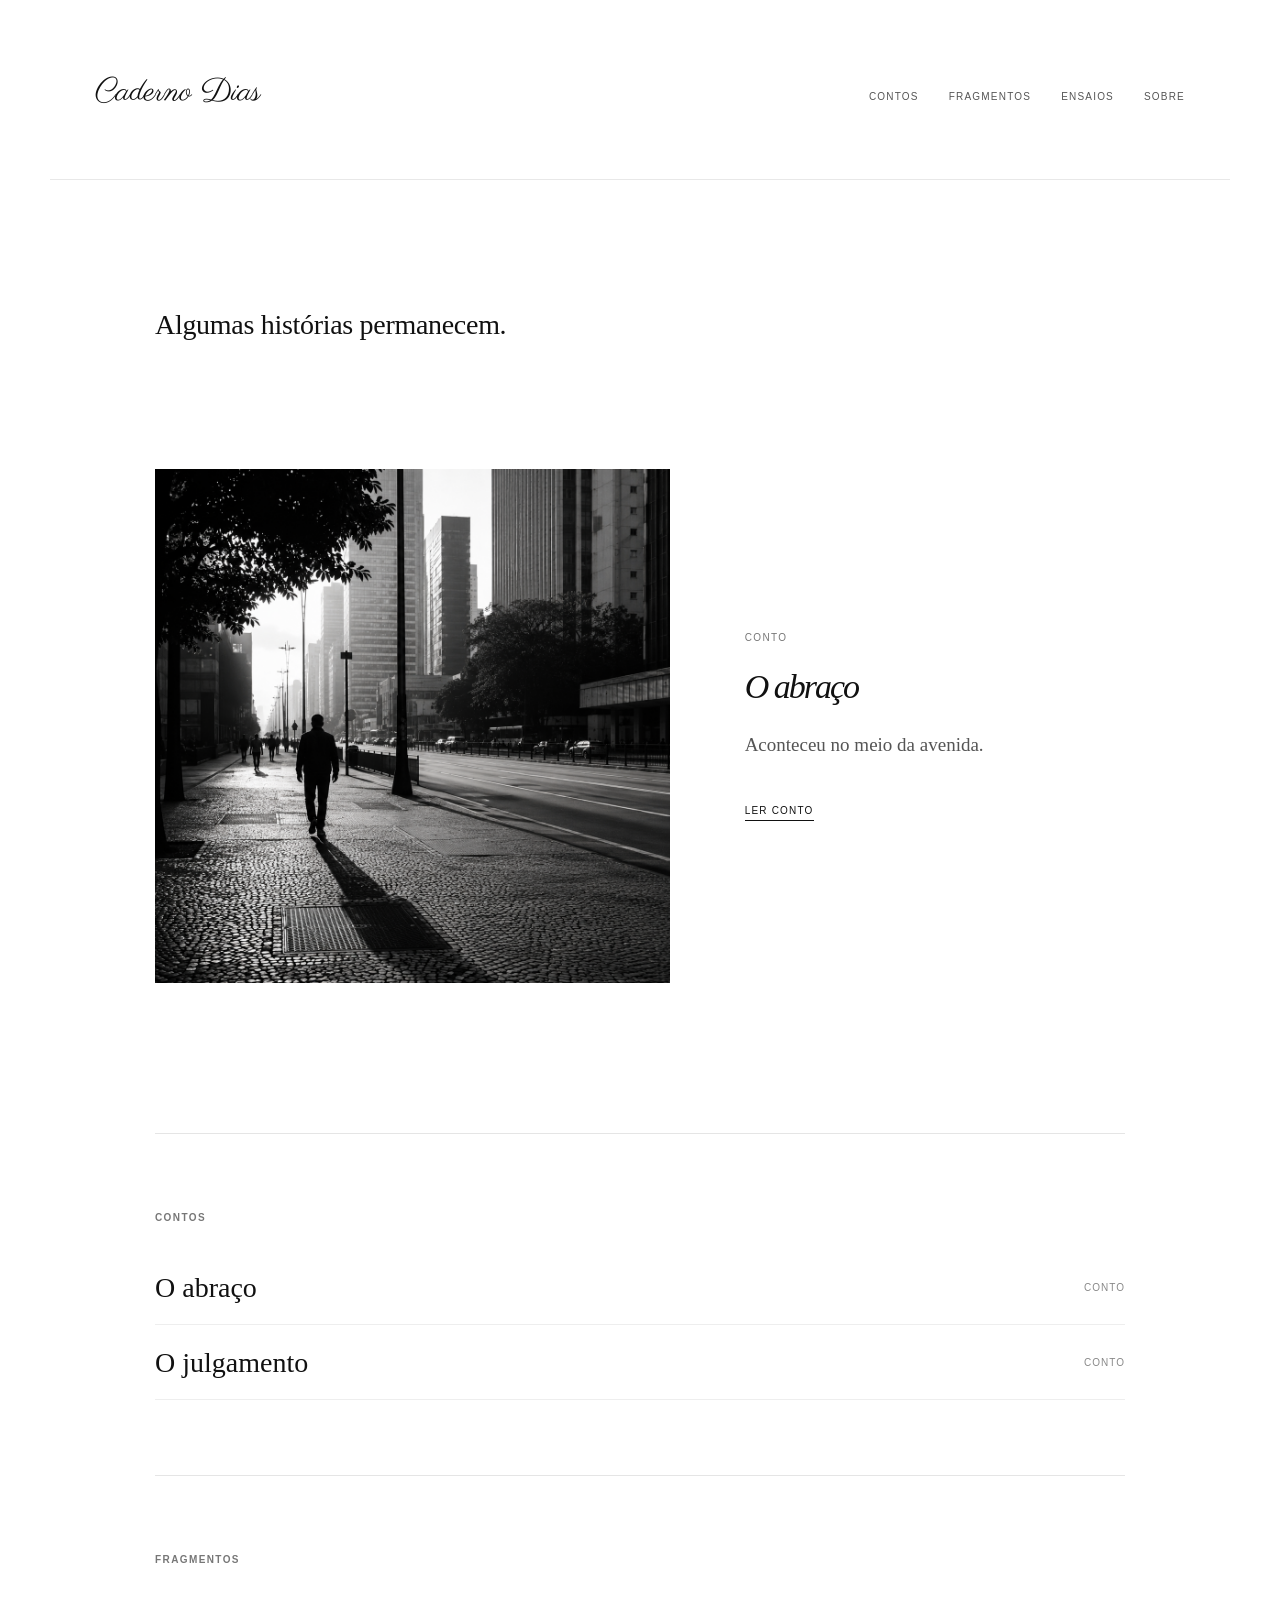
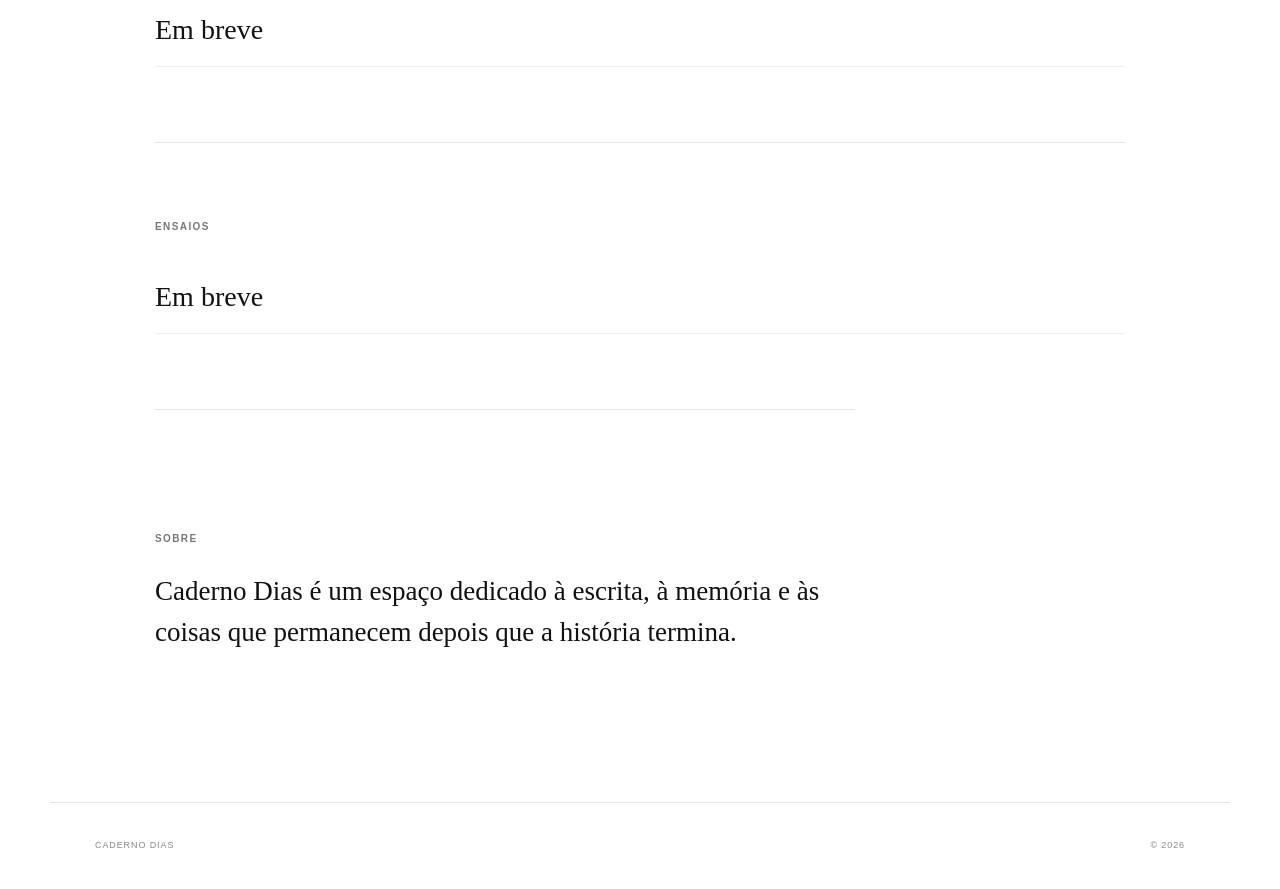
<file: index.html>
<!DOCTYPE html>
<html lang="pt-BR">

<head>
    <meta charset="UTF-8">
    <meta name="viewport" content="width=device-width, initial-scale=1.0">

    <title>Caderno Dias</title>

    <meta
        name="description"
        content="Caderno Dias — contos, fragmentos e ensaios."
    >

    <link rel="preconnect" href="https://fonts.googleapis.com">
    <link rel="preconnect" href="https://fonts.gstatic.com" crossorigin>
    
    <link
        href="https://fonts.googleapis.com/css2?family=Parisienne&display=swap"
        rel="stylesheet"
    >
    <link rel="stylesheet" href="style.css">
</head>

<body>

    <a class="skip-link" href="#main-content">
        Pular para o conteúdo principal
    </a>
    
    <header class="site-header">

        <h1 class="site-title">
            <a href="index.html" class="logo">
                Caderno Dias
            </a>
        </h1>

        <nav class="navigation" aria-label="Navegação principal">
            <a href="#contos">Contos</a>
            <a href="#fragmentos">Fragmentos</a>
            <a href="#ensaios">Ensaios</a>
            <a href="#sobre">Sobre</a>
        </nav>

    </header>


    <main id="main-content">

        <!-- APRESENTAÇÃO -->

        <section class="intro">

            <p>
                Algumas histórias permanecem.
            </p>

        </section>


        <!-- DESTAQUE -->

        <section class="featured">

            <div class="featured-image">
                <img
                    src="images/o_abraco.png"
                    alt="Uma fotografia em preto e branco mostra uma avenida larga cercada por edifícios altos. À esquerda, árvores projetam sombra sobre a calçada de mosaico português. Ao centro, uma pessoa caminha sozinha em direção à perspectiva dos prédios, enquanto sua sombra se alonga pelo chão. A avenida, quase vazia, ocupa o lado direito da imagem."
                >
            </div>

            <div class="featured-content">

                <p class="section-label">
                    Conto
                </p>

                <h2>
                    O abraço
                </h2>

                <p class="excerpt">
                    Aconteceu no meio da avenida.
                </p>

               <a
                    href="#"
                    class="read-link"
                    aria-label="Ler o conto O abraço"
                >
                    Ler conto
                </a>

            </div>

        </section>


        <!-- CONTOS -->

        <section id="contos" class="writing-section">

            <h2 class="section-label">Contos</h2>

          <article class="writing">

                <h3>
                    O abraço
                </h3>

                <p class="writing-meta">
                    Conto
                </p>

            </article>

            <article class="writing">

                <h3>
                    O julgamento
                </h3>

                <p class="writing-meta">
                    Conto
                </p>

            </article>

        </section>


        <!-- FRAGMENTOS -->

        <section id="fragmentos" class="writing-section">

            <h2 class="section-label">Fragmentos</h2>
        
                <article class="writing">
            
                    <h3>
                        Em breve
                    </h3>
        
                </article>

        </section>


        <!-- ENSAIOS -->

        <section id="ensaios" class="writing-section">

                <h2 class="section-label">Ensaios</h2>
        
                <article class="writing">
        
                    <h3>
                        Em breve
                    </h3>
        
                 </article>

        </section>


        <!-- SOBRE -->

        <section id="sobre" class="about">

            <h2 class="section-label">Sobre</h2>

                <p class="about-text">
                    Caderno Dias é um espaço dedicado à escrita,
                    à memória e às coisas que permanecem depois
                    que a história termina.
                </p>

        </section>

    </main>


    <footer class="site-footer">

        <p>
            Caderno Dias
        </p>

        <p>
            © 2026
        </p>

    </footer>

</body>

</html>
</file>
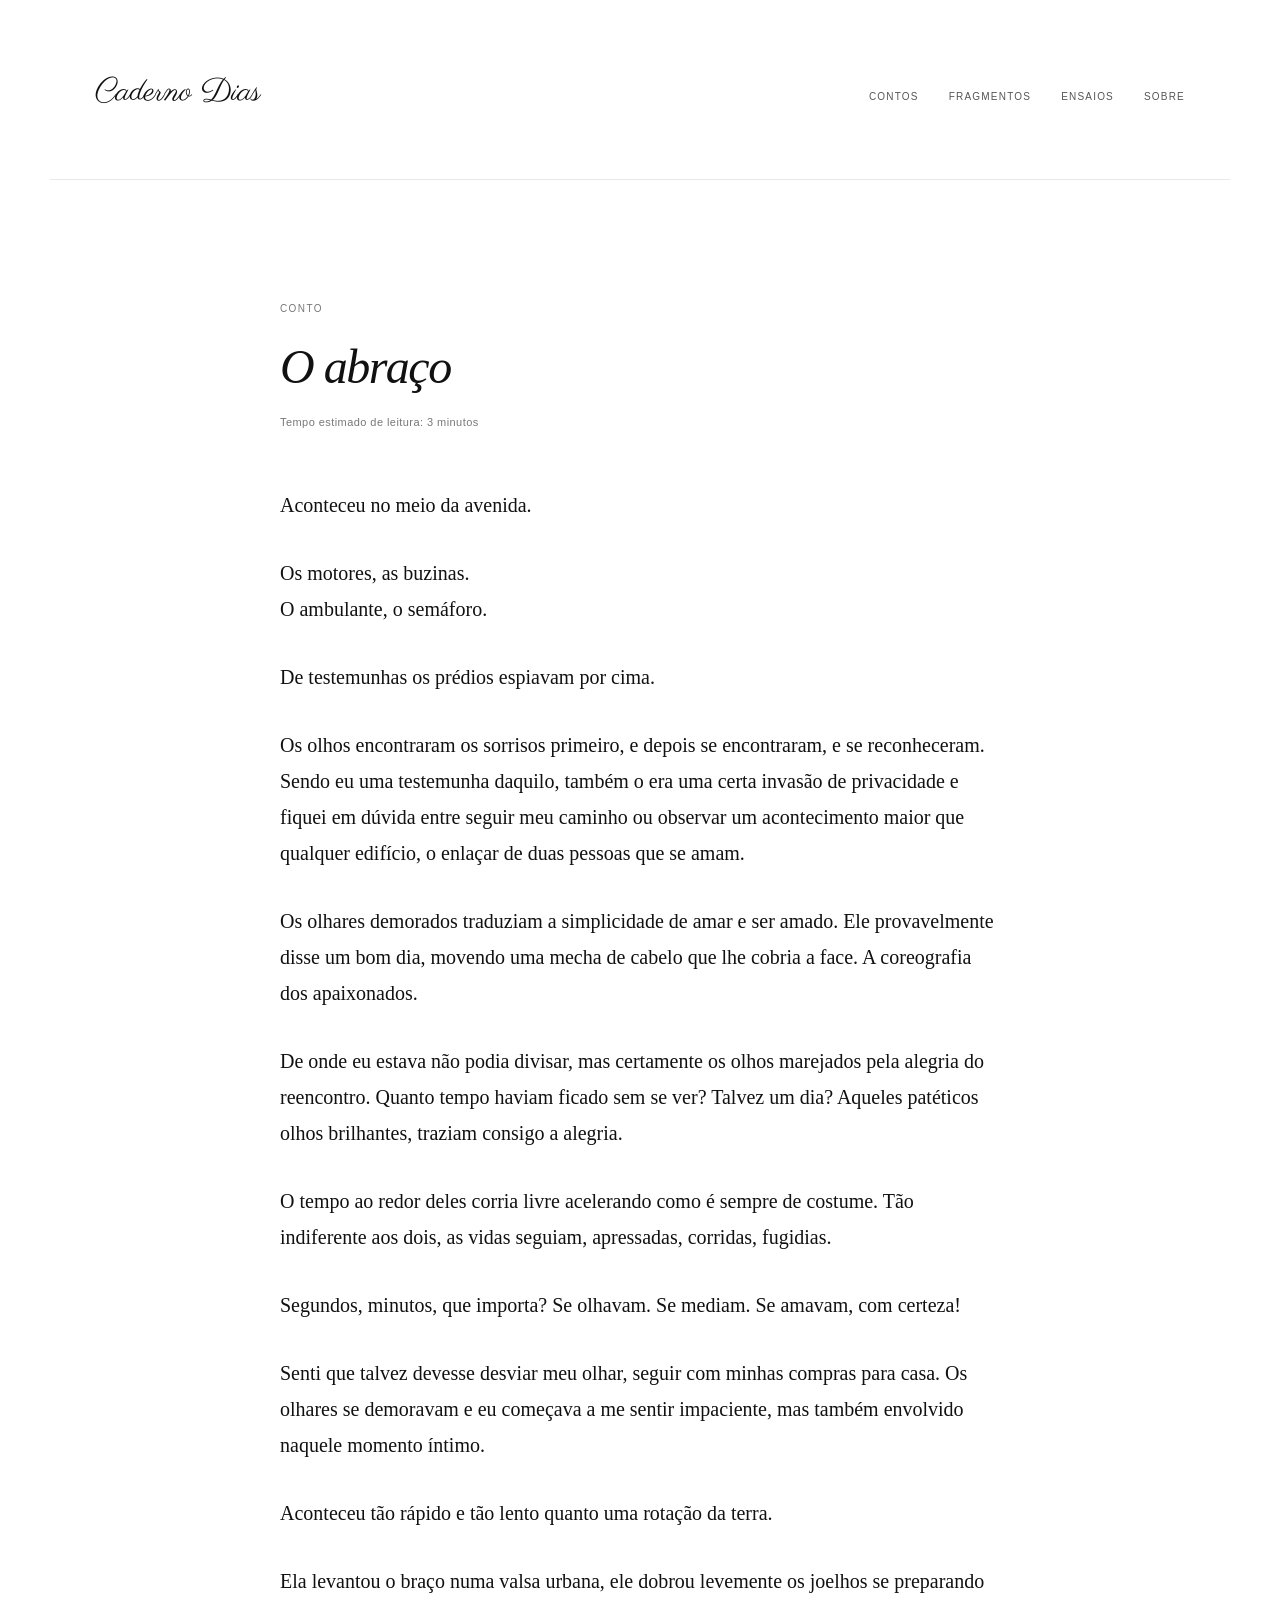
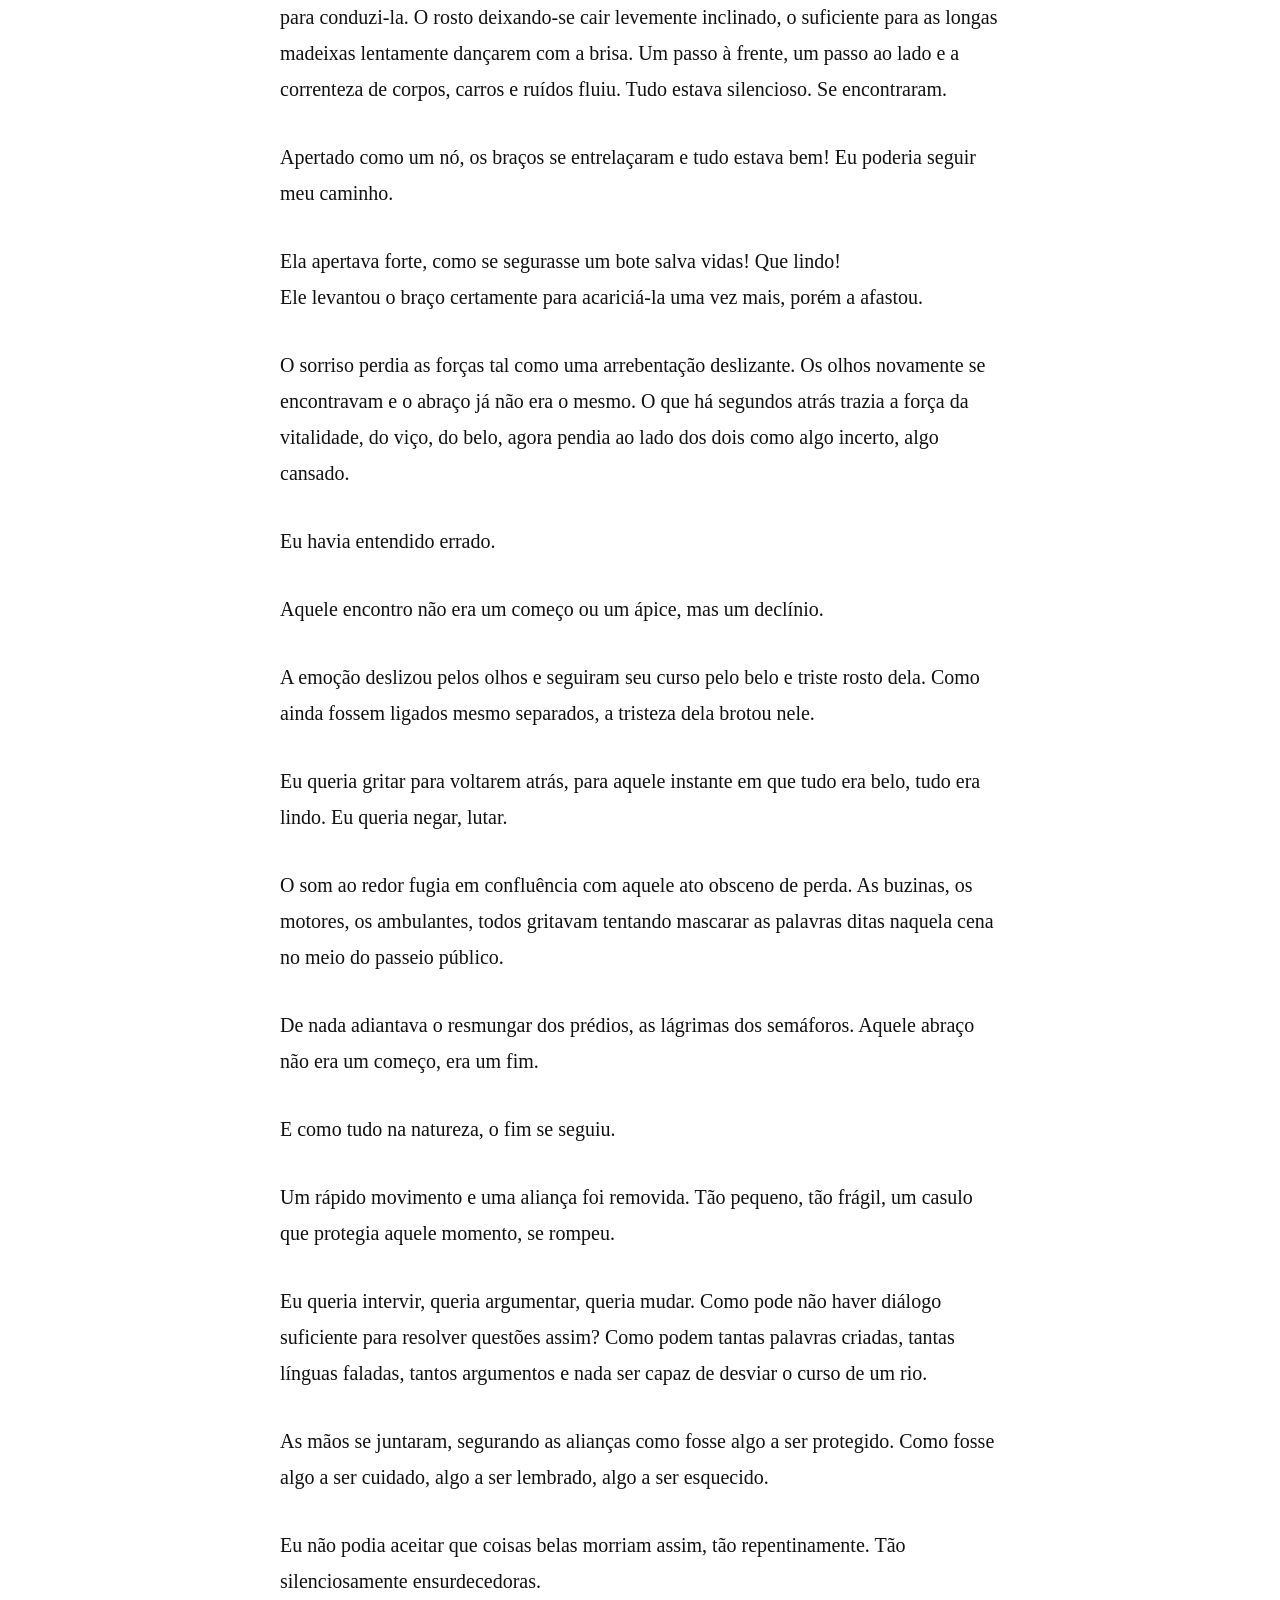
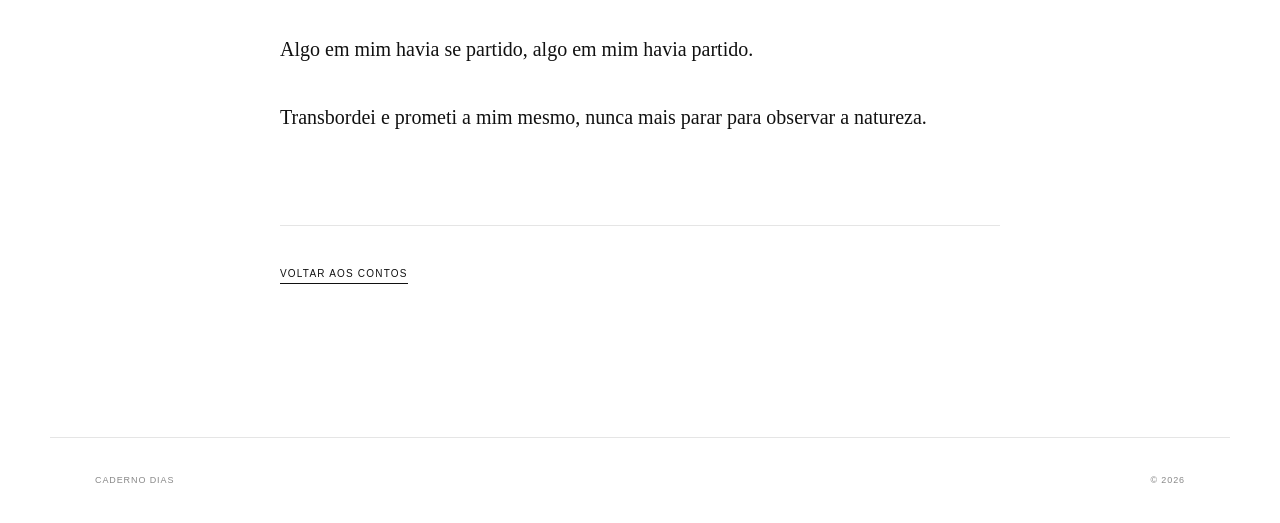
<file: o-abraco.html>
<!DOCTYPE html>
<html lang="pt-BR">

<head>
    <meta charset="UTF-8">
    <meta name="viewport" content="width=device-width, initial-scale=1.0">

    <title>O abraço — Caderno Dias</title>

    <meta
        name="description"
        content="O abraço — conto publicado no Caderno Dias."
    >

    <link rel="preconnect" href="https://fonts.googleapis.com">
    <link rel="preconnect" href="https://fonts.gstatic.com" crossorigin>

    <link
        href="https://fonts.googleapis.com/css2?family=Parisienne&display=swap"
        rel="stylesheet"
    >

    <link rel="stylesheet" href="style.css">
</head>


<body>

    <a class="skip-link" href="#main-content">
        Pular para o conteúdo principal
    </a>


    <header class="site-header">

        <h1 class="site-title">
            <a href="index.html" class="logo">
                Caderno Dias
            </a>
        </h1>

        <nav class="navigation" aria-label="Navegação principal">
            <a href="index.html#contos">Contos</a>
            <a href="index.html#fragmentos">Fragmentos</a>
            <a href="index.html#ensaios">Ensaios</a>
            <a href="index.html#sobre">Sobre</a>
        </nav>

    </header>


    <main id="main-content">

        <article class="story">

            <header class="story-header">

                <p class="section-label">
                    Conto
                </p>

                <h1>
                    O abraço
                </h1>

                <p class="story-meta">
                    Tempo estimado de leitura: 3 minutos
                </p>

            </header>


            <div class="story-text">

                <p>
                    Aconteceu no meio da avenida.
                </p>

                <p>
                    Os motores, as buzinas.<br>
                    O ambulante, o semáforo.
                </p>

                <p>
                    De testemunhas os prédios espiavam por cima.
                </p>

                <p>
                    Os olhos encontraram os sorrisos primeiro, e depois se encontraram, e se reconheceram. Sendo eu uma testemunha daquilo, também o era uma certa invasão de privacidade e fiquei em dúvida entre seguir meu caminho ou observar um acontecimento maior que qualquer edifício, o enlaçar de duas pessoas que se amam.
                </p>

                <p>
                    Os olhares demorados traduziam a simplicidade de amar e ser amado. Ele provavelmente disse um bom dia, movendo uma mecha de cabelo que lhe cobria a face. A coreografia dos apaixonados.
                </p>

                <p>
                    De onde eu estava não podia divisar, mas certamente os olhos marejados pela alegria do reencontro. Quanto tempo haviam ficado sem se ver? Talvez um dia? Aqueles patéticos olhos brilhantes, traziam consigo a alegria.
                </p>

                <p>
                    O tempo ao redor deles corria livre acelerando como é sempre de costume. Tão indiferente aos dois, as vidas seguiam, apressadas, corridas, fugidias.
                </p>

                <p>
                    Segundos, minutos, que importa? Se olhavam. Se mediam. Se amavam, com certeza!
                </p>

                <p>
                    Senti que talvez devesse desviar meu olhar, seguir com minhas compras para casa. Os olhares se demoravam e eu começava a me sentir impaciente, mas também envolvido naquele momento íntimo.
                </p>

                <p>
                    Aconteceu tão rápido e tão lento quanto uma rotação da terra.
                </p>

                <p>
                    Ela levantou o braço numa valsa urbana, ele dobrou levemente os joelhos se preparando para conduzi-la. O rosto deixando-se cair levemente inclinado, o suficiente para as longas madeixas lentamente dançarem com a brisa. Um passo à frente, um passo ao lado e a correnteza de corpos, carros e ruídos fluiu. Tudo estava silencioso. Se encontraram.
                </p>

                <p>
                    Apertado como um nó, os braços se entrelaçaram e tudo estava bem! Eu poderia seguir meu caminho.
                </p>

                <p>
                    Ela apertava forte, como se segurasse um bote salva vidas! Que lindo!<br>
                    Ele levantou o braço certamente para acariciá-la uma vez mais, porém a afastou.
                </p>

                <p>
                    O sorriso perdia as forças tal como uma arrebentação deslizante. Os olhos novamente se encontravam e o abraço já não era o mesmo. O que há segundos atrás trazia a força da vitalidade, do viço, do belo, agora pendia ao lado dos dois como algo incerto, algo cansado.
                </p>

                <p>
                    Eu havia entendido errado.
                </p>

                <p>
                    Aquele encontro não era um começo ou um ápice, mas um declínio.
                </p>

                <p>
                    A emoção deslizou pelos olhos e seguiram seu curso pelo belo e triste rosto dela. Como ainda fossem ligados mesmo separados, a tristeza dela brotou nele.
                </p>

                <p>
                    Eu queria gritar para voltarem atrás, para aquele instante em que tudo era belo, tudo era lindo. Eu queria negar, lutar.
                </p>

                <p>
                    O som ao redor fugia em confluência com aquele ato obsceno de perda. As buzinas, os motores, os ambulantes, todos gritavam tentando mascarar as palavras ditas naquela cena no meio do passeio público.
                </p>

                <p>
                    De nada adiantava o resmungar dos prédios, as lágrimas dos semáforos. Aquele abraço não era um começo, era um fim.
                </p>

                <p>
                    E como tudo na natureza, o fim se seguiu.
                </p>

                <p>
                    Um rápido movimento e uma aliança foi removida. Tão pequeno, tão frágil, um casulo que protegia aquele momento, se rompeu.
                </p>

                <p>
                    Eu queria intervir, queria argumentar, queria mudar. Como pode não haver diálogo suficiente para resolver questões assim? Como podem tantas palavras criadas, tantas línguas faladas, tantos argumentos e nada ser capaz de desviar o curso de um rio.
                </p>

                <p>
                    As mãos se juntaram, segurando as alianças como fosse algo a ser protegido. Como fosse algo a ser cuidado, algo a ser lembrado, algo a ser esquecido.
                </p>

                <p>
                    Eu não podia aceitar que coisas belas morriam assim, tão repentinamente. Tão silenciosamente ensurdecedoras.
                </p>

                <p>
                    Algo em mim havia se partido, algo em mim havia partido.
                </p>

                <p>
                    Transbordei e prometi a mim mesmo, nunca mais parar para observar a natureza.
                </p>

            </div>


            <footer class="story-footer">

                <a
                    href="index.html#contos"
                    class="read-link"
                >
                    Voltar aos contos
                </a>

            </footer>

        </article>

    </main>


    <footer class="site-footer">

        <p>
            Caderno Dias
        </p>

        <p>
            © 2026
        </p>

    </footer>

</body>

</html>
</file>
<file: style.css>
/* =================================
   CADERNO DIAS
   ================================= */

* {
    box-sizing: border-box;
}

html {
    scroll-behavior: smooth;
}

body {
    margin: 0;

    background: #ffffff;
    color: #111111;

    font-family: Georgia, "Times New Roman", serif;

    font-size: 18px;
    line-height: 1.7;
}


/* =================================
   HEADER
   ================================= */

.site-header {
    max-width: 1180px;
    margin: 0 auto;

    padding: 34px 45px;

    display: flex;
    justify-content: space-between;
    align-items: baseline;

    border-bottom: 1px solid #e8e8e8;
}

.logo {
    color: #111111;
    text-decoration: none;

    font-family: "Parisienne", cursive;
    font-size: 32px;
    font-weight: normal;

    letter-spacing: 0;
}

.navigation {
    display: flex;
    gap: 30px;
}

.navigation a {
    color: #555555;

    text-decoration: none;

    font-family: Arial, Helvetica, sans-serif;

    font-size: 10px;
    letter-spacing: 0.12em;
    text-transform: uppercase;
}

.navigation a:hover {
    color: #111111;
}

/* =================================
   ACESSIBILIDADE
   ================================= */

.skip-link {
    position: absolute;

    top: -100px;
    left: 20px;

    padding: 10px 15px;

    background: #111111;
    color: #ffffff;

    font-family: Arial, Helvetica, sans-serif;
    font-size: 12px;

    text-decoration: none;

    z-index: 1000;
}

.skip-link:focus {
    top: 20px;
}

a:focus-visible {
    outline: 2px solid #111111;
    outline-offset: 4px;
}

/* =================================
   MAIN
   ================================= */

main {
    max-width: 1060px;

    margin: 0 auto;

    padding: 0 45px;
}


/* =================================
   INTRO
   ================================= */

.intro {
    max-width: 650px;

    padding-top: 125px;
    padding-bottom: 125px;
}

.intro p {
    margin: 0;

    font-size: 28px;
    line-height: 1.4;

    letter-spacing: -0.3px;
}


/* =================================
   FEATURED STORY
   ================================= */

.featured {
    display: grid;

    grid-template-columns: 1.15fr 0.85fr;

    gap: 75px;

    align-items: center;

    padding-bottom: 150px;
}

.featured-image {
    width: 100%;
}

.featured-image img {
    width: 100%;
    aspect-ratio: 1 / 1;

    display: block;

    object-fit: cover;
}

.featured-content {
    max-width: 390px;
}

.section-label {
    margin: 0 0 24px 0;

    color: #777777;

    font-family: Arial, Helvetica, sans-serif;

    font-size: 10px;
    letter-spacing: 0.14em;

    text-transform: uppercase;
}

.featured-content h2 {
    margin: 0;

    font-size: 34px;
    font-weight: normal;

    font-style: italic;
    line-height: 1;

    letter-spacing: -2px;
}

.excerpt {
    margin: 25px 0 32px 0;

    color: #555555;

    font-size: 19px;
}

.read-link {
    color: #111111;

    text-decoration: none;

    font-family: Arial, Helvetica, sans-serif;

    font-size: 10px;
    letter-spacing: 0.12em;

    text-transform: uppercase;

    border-bottom: 1px solid #111111;

    padding-bottom: 4px;
}


/* =================================
   WRITING SECTIONS
   ================================= */

.writing-section {
    padding: 75px 0;

    border-top: 1px solid #e5e5e5;
}

.writing {
    min-height: 75px;

    display: flex;

    justify-content: space-between;
    align-items: center;

    border-bottom: 1px solid #eeeeee;
}

.writing h3 {
    margin: 0;

    font-size: 28px;
    font-weight: normal;
}

.writing-meta {
    margin: 0;

    color: #888888;

    font-family: Arial, Helvetica, sans-serif;

    font-size: 10px;
    letter-spacing: 0.1em;

    text-transform: uppercase;
}


/* =================================
   ABOUT
   ================================= */

.about {
    max-width: 700px;

    padding: 120px 0 150px;

    border-top: 1px solid #e5e5e5;
}

.about-text {
    margin: 0;

    font-size: 27px;
    line-height: 1.5;
}

/* =================================
   PÁGINA DE CONTO
   ================================= */

.story {
    max-width: 720px;

    margin: 0 auto;

    padding: 120px 0 150px;
}

.story-header {
    margin-bottom: 55px;
}

.story-header h1 {
    margin: 0;

    font-size: 48px;
    font-weight: normal;

    font-style: italic;
    line-height: 1.1;

    letter-spacing: -1.5px;
}

.story-meta {
    margin: 20px 0 0 0;

    color: #777777;

    font-family: Arial, Helvetica, sans-serif;

    font-size: 11px;
    letter-spacing: 0.04em;
}

.story-text {
    font-size: 20px;
    line-height: 1.8;
}

.story-text p {
    margin: 0 0 32px 0;
}

.story-text p:last-child {
    margin-bottom: 0;
}

.story-footer {
    margin-top: 90px;

    padding-top: 30px;

    border-top: 1px solid #e5e5e5;
}

/* =================================
   FOOTER
   ================================= */

.site-footer {
    max-width: 1180px;

    margin: 0 auto;

    padding: 35px 45px;

    display: flex;
    justify-content: space-between;

    border-top: 1px solid #e5e5e5;

    color: #888888;

    font-family: Arial, Helvetica, sans-serif;

    font-size: 9px;
    letter-spacing: 0.1em;

    text-transform: uppercase;
}

.site-footer p {
    margin: 0;
}


/* =================================
   MOBILE
   ================================= */

@media (max-width: 700px) {

    .site-header {
        display: block;

        padding: 25px 22px;
    }

    .logo {
        display: block;

        margin-bottom: 18px;
    }

    .navigation {
        gap: 18px;

        flex-wrap: wrap;
    }

    .navigation a {
        font-size: 9px;
    }


    main {
        padding: 0 22px;
    }


    .intro {
        padding-top: 75px;
        padding-bottom: 80px;
    }

    .intro p {
        font-size: 23px;
    }


    .featured {
        display: block;

        padding-bottom: 100px;
    }

    .featured-image {
        margin-bottom: 45px;
    }

    .featured-content {
        max-width: 100%;
    }

    .featured-content h2 {
        font-size: 34px;
    }


    .writing-section {
        padding: 60px 0;
    }

    .writing h3 {
        font-size: 24px;
    }

    .writing-meta {
        display: none;
    }


    .about {
        padding: 90px 0 110px;
    }

    .about-text {
        font-size: 22px;
    }

   /* =================================
       PÁGINA DE CONTO - MOBILE
       ================================= */

    .story {
        max-width: 100%;

        padding: 75px 0 100px;
    }

    .story-header {
        margin-bottom: 55px;
    }

    .story-header h1 {
        font-size: 38px;

        letter-spacing: -1px;
    }

    .story-text {
        font-size: 19px;
        line-height: 1.8;
    }

    .story-text p {
        margin-bottom: 28px;
    }

    .story-footer {
        margin-top: 65px;
    }

    .site-footer {
        padding: 30px 22px;
    }
}
</file>
